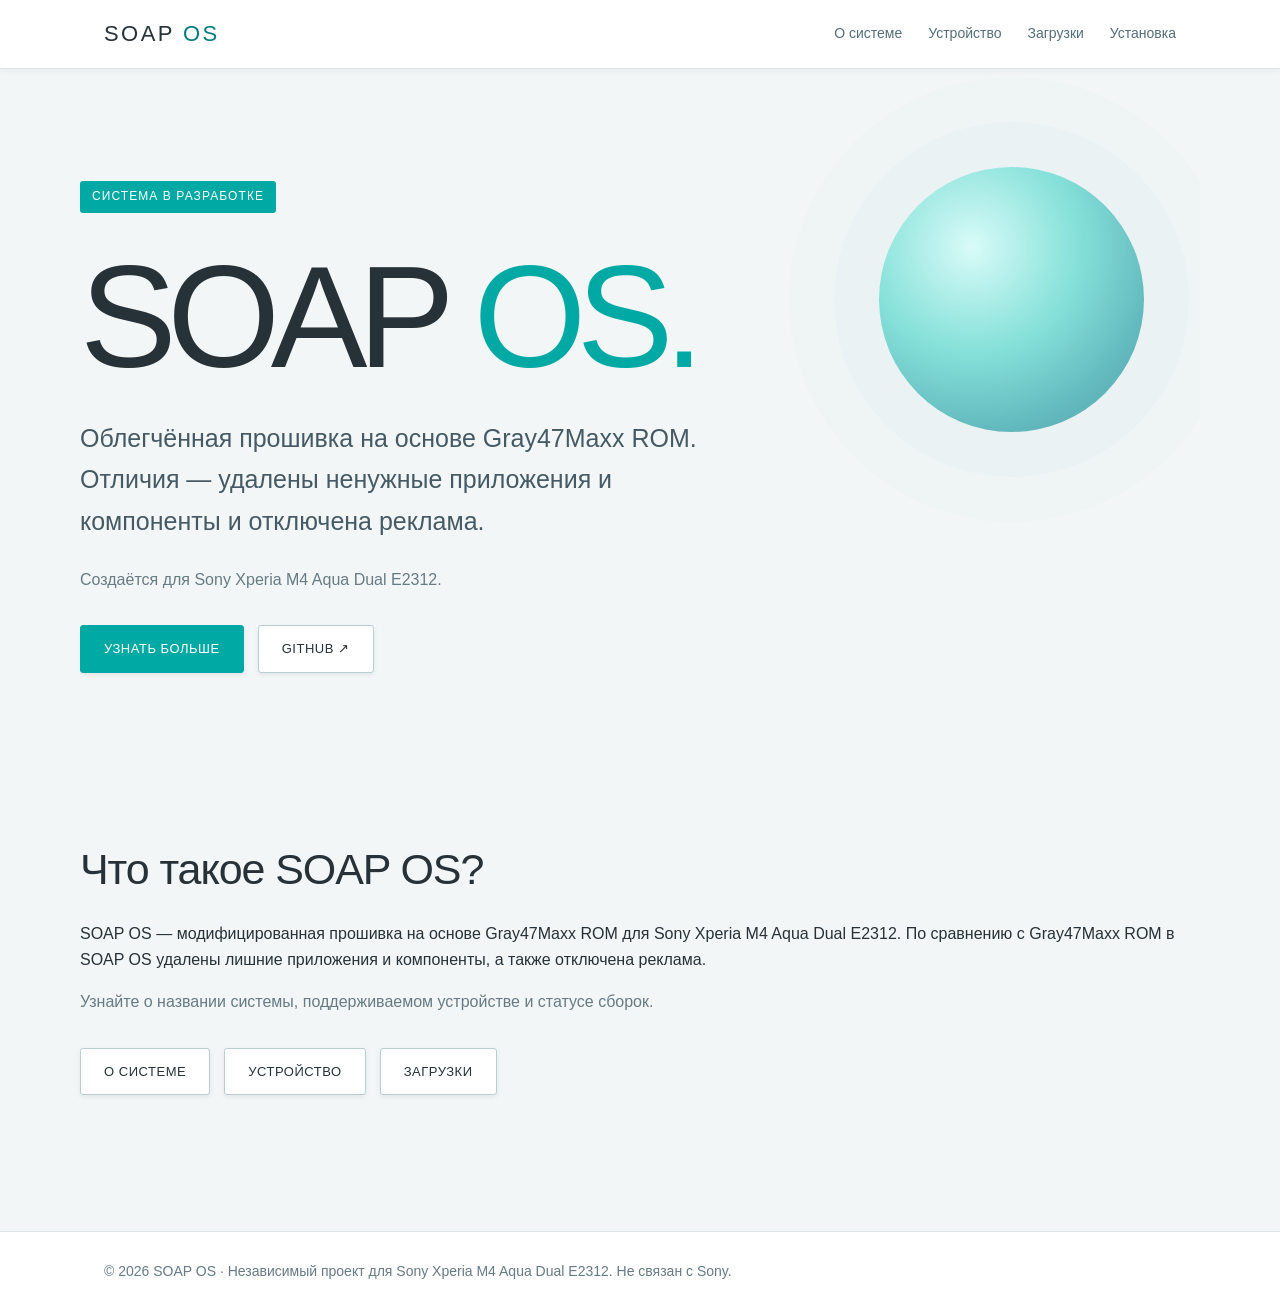
<file: index.html>
<!doctype html>
<html lang="ru"><head><meta charset="utf-8"><meta name="viewport" content="width=device-width,initial-scale=1"><meta name="theme-color" content="#070b14"><meta name="description" content="SOAP OS — облегчённая прошивка для Sony Xperia M4 Aqua Dual E2312 на основе Gray47Maxx ROM. Отличия — удалены лишние приложения и компоненты, отключена реклама."><link rel="canonical" href="https://nutipohz.github.io/SOAP-os/"><link rel="stylesheet" href="assets/css/base.css"><link rel="stylesheet" href="assets/css/components.css"><title>SOAP OS</title></head><body><header><div class="wrap nav"><a class="brand" href="./">SOAP<span> OS</span></a><nav aria-label="Навигация"><a href="about.html">О системе</a><a href="device.html">Устройство</a><a href="downloads.html">Загрузки</a><a href="installation.html">Установка</a></nav></div></header><main><section class="hero wrap"><div class="orb" aria-hidden="true"></div><span class="eyebrow">Система в разработке</span><h1>SOAP<span> OS.</span></h1><p class="lead">Облегчённая прошивка на основе Gray47Maxx ROM. Отличия — удалены ненужные приложения и компоненты и отключена реклама.</p><p class="muted">Создаётся для Sony Xperia M4 Aqua Dual E2312.</p><div class="actions"><a class="btn primary" href="about.html">Узнать больше</a><a class="btn" href="https://github.com/nutipohz/SOAP-os" target="_blank" rel="noopener noreferrer">GitHub ↗</a></div></section><section class="section wrap"><h2>Что такое SOAP OS?</h2><p>SOAP OS — модифицированная прошивка на основе Gray47Maxx ROM для Sony Xperia M4 Aqua Dual E2312. По сравнению с Gray47Maxx ROM в SOAP OS удалены лишние приложения и компоненты, а также отключена реклама.</p><p class="section-intro">Узнайте о названии системы, поддерживаемом устройстве и статусе сборок.</p><div class="actions"><a class="btn" href="about.html">О системе</a><a class="btn" href="device.html">Устройство</a><a class="btn" href="downloads.html">Загрузки</a></div></section></main><footer><div class="wrap">© <span id="year">2026</span> SOAP OS · Независимый проект для Sony Xperia M4 Aqua Dual E2312. Не связан с Sony.</div></footer><script src="assets/js/main.js" defer></script></body></html>
</file>
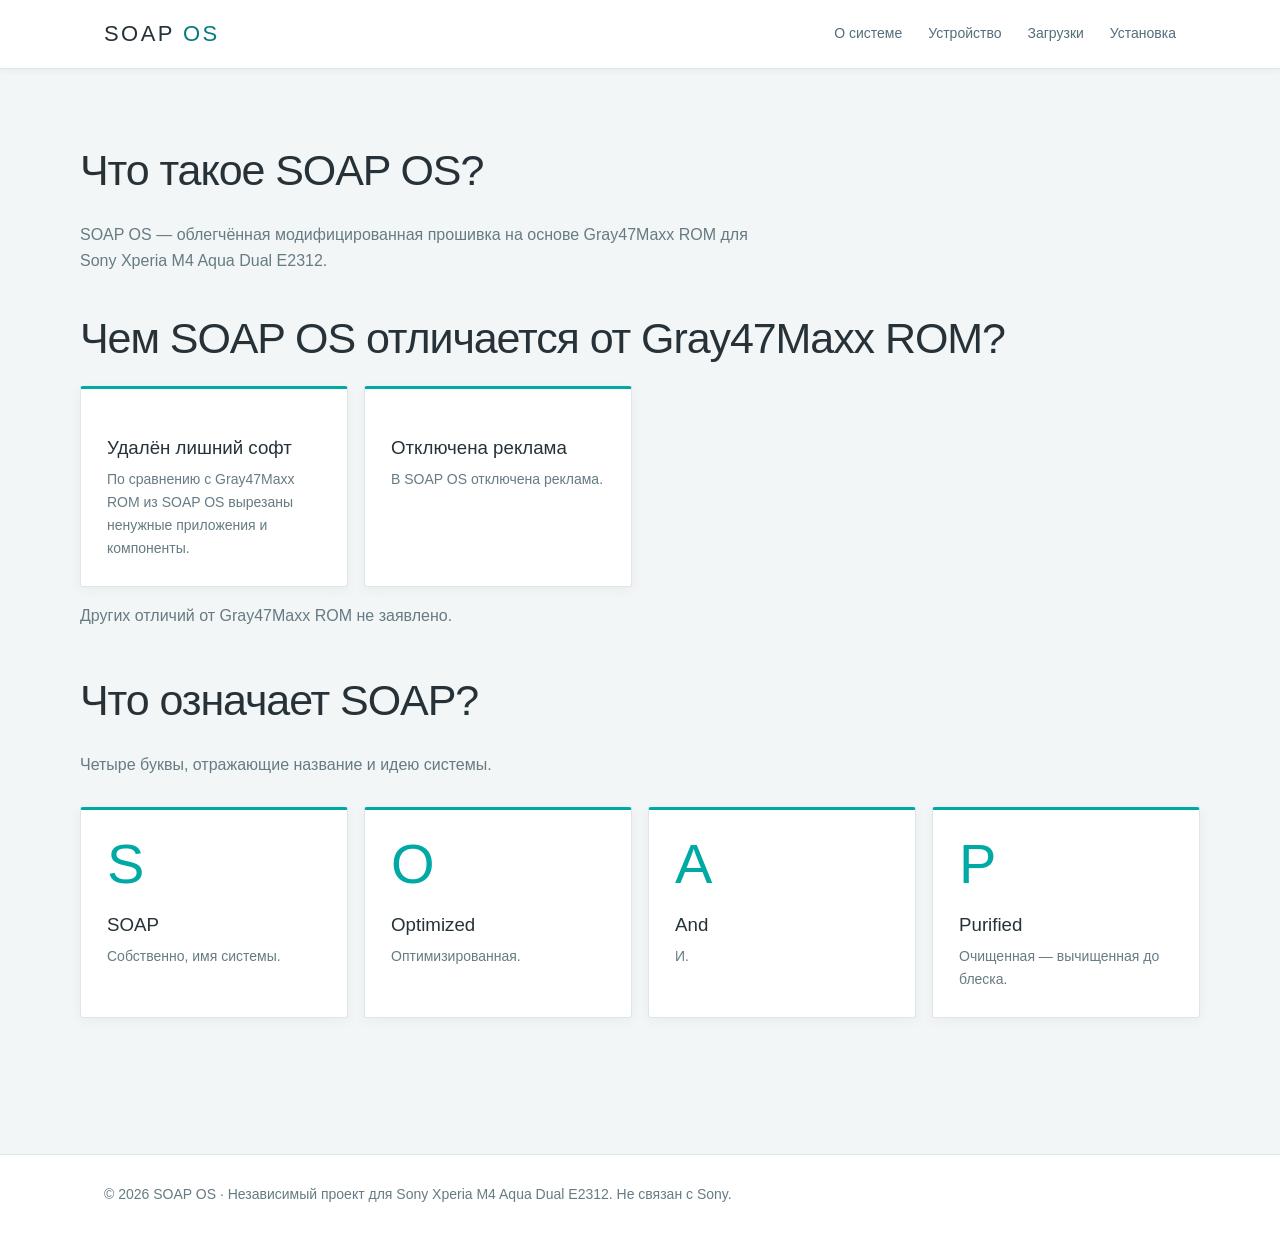
<file: about.html>
<!doctype html>
<html lang="ru"><head><meta charset="utf-8"><meta name="viewport" content="width=device-width,initial-scale=1"><meta name="theme-color" content="#070b14"><meta name="description" content="SOAP OS — облегчённая прошивка для Sony Xperia M4 Aqua Dual E2312 на основе Gray47Maxx ROM. Отличия — удалены лишние приложения и компоненты, отключена реклама."><link rel="canonical" href="https://nutipohz.github.io/SOAP-os/about.html"><link rel="stylesheet" href="assets/css/base.css"><link rel="stylesheet" href="assets/css/components.css"><title>О системе — SOAP OS</title></head><body><header><div class="wrap nav"><a class="brand" href="./">SOAP<span> OS</span></a><nav aria-label="Навигация"><a href="about.html">О системе</a><a href="device.html">Устройство</a><a href="downloads.html">Загрузки</a><a href="installation.html">Установка</a></nav></div></header><main><section class="section wrap"><h1>Что такое SOAP OS?</h1><p class="section-intro">SOAP OS — облегчённая модифицированная прошивка на основе Gray47Maxx ROM для Sony Xperia M4 Aqua Dual E2312.</p><h2>Чем SOAP OS отличается от Gray47Maxx ROM?</h2><div class="grid"><article class="card"><h3>Удалён лишний софт</h3><p>По сравнению с Gray47Maxx ROM из SOAP OS вырезаны ненужные приложения и компоненты.</p></article><article class="card"><h3>Отключена реклама</h3><p>В SOAP OS отключена реклама.</p></article></div><p class="muted">Других отличий от Gray47Maxx ROM не заявлено.</p><h2 style="margin-top:36px">Что означает SOAP?</h2><p class="section-intro">Четыре буквы, отражающие название и идею системы.</p><div class="grid"><article class="card"><div class="letter">S</div><h3>SOAP</h3><p>Собственно, имя системы.</p></article><article class="card"><div class="letter">O</div><h3>Optimized</h3><p>Оптимизированная.</p></article><article class="card"><div class="letter">A</div><h3>And</h3><p>И.</p></article><article class="card"><div class="letter">P</div><h3>Purified</h3><p>Очищенная — вычищенная до блеска.</p></article></div></section></main><footer><div class="wrap">© <span id="year">2026</span> SOAP OS · Независимый проект для Sony Xperia M4 Aqua Dual E2312. Не связан с Sony.</div></footer><script src="assets/js/main.js" defer></script></body></html>
</file>
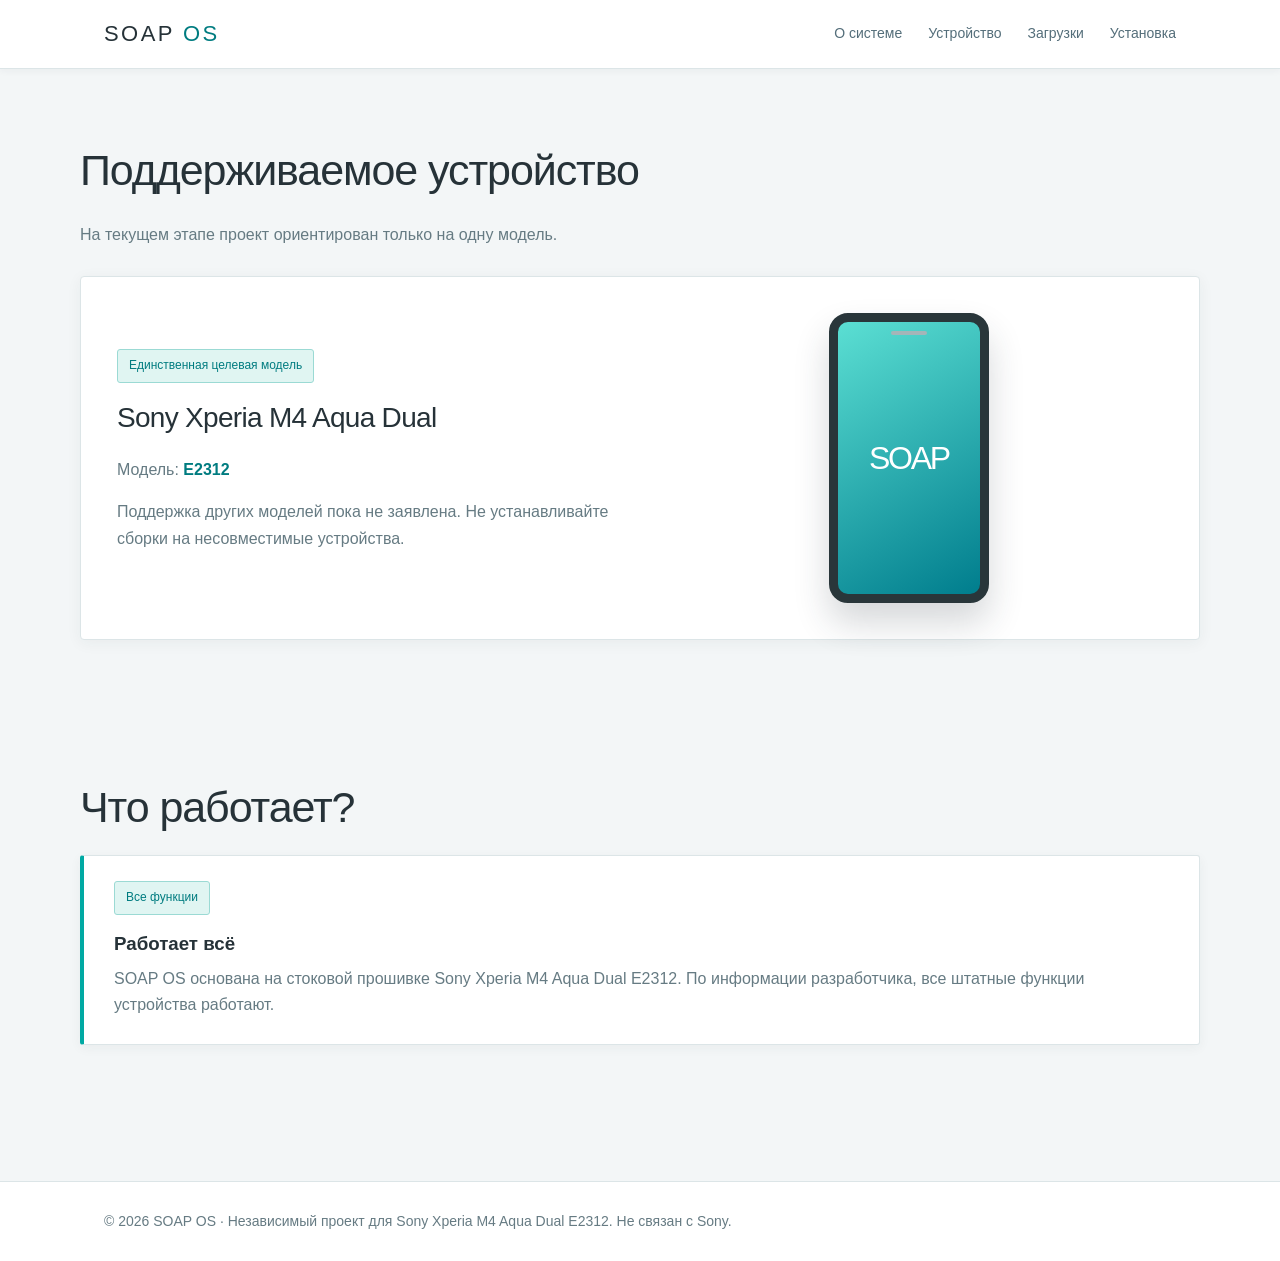
<file: device.html>
<!doctype html>
<html lang="ru"><head><meta charset="utf-8"><meta name="viewport" content="width=device-width,initial-scale=1"><meta name="theme-color" content="#070b14"><meta name="description" content="SOAP OS предназначена пока только для Sony Xperia M4 Aqua Dual E2312."><link rel="canonical" href="https://nutipohz.github.io/SOAP-os/device.html"><link rel="stylesheet" href="assets/css/base.css"><link rel="stylesheet" href="assets/css/components.css"><title>Устройство — SOAP OS</title></head><body><header><div class="wrap nav"><a class="brand" href="./">SOAP<span> OS</span></a><nav aria-label="Навигация"><a href="about.html">О системе</a><a href="device.html">Устройство</a><a href="downloads.html">Загрузки</a><a href="installation.html">Установка</a></nav></div></header><main><section class="section wrap"><h1>Поддерживаемое устройство</h1><p class="section-intro">На текущем этапе проект ориентирован только на одну модель.</p><div class="device"><div><span class="chip">Единственная целевая модель</span><h2>Sony Xperia M4 Aqua Dual</h2><p class="muted">Модель: <strong style="color:white">E2312</strong></p><p class="muted">Поддержка других моделей пока не заявлена. Не устанавливайте сборки на несовместимые устройства.</p></div><div class="phone" aria-label="Схематичный силуэт смартфона"><strong>SOAP</strong></div></div></section><section class="section wrap" id="compatibility"><h2>Что работает?</h2><div class="status"><div><span class="chip">Все функции</span><h3 style="margin:14px 0 6px">Работает всё</h3><p>SOAP OS основана на стоковой прошивке Sony Xperia M4 Aqua Dual E2312. По информации разработчика, все штатные функции устройства работают.</p></div></div></section></main><footer><div class="wrap">© <span id="year">2026</span> SOAP OS · Независимый проект для Sony Xperia M4 Aqua Dual E2312. Не связан с Sony.</div></footer><script src="assets/js/main.js" defer></script></body></html>
</file>
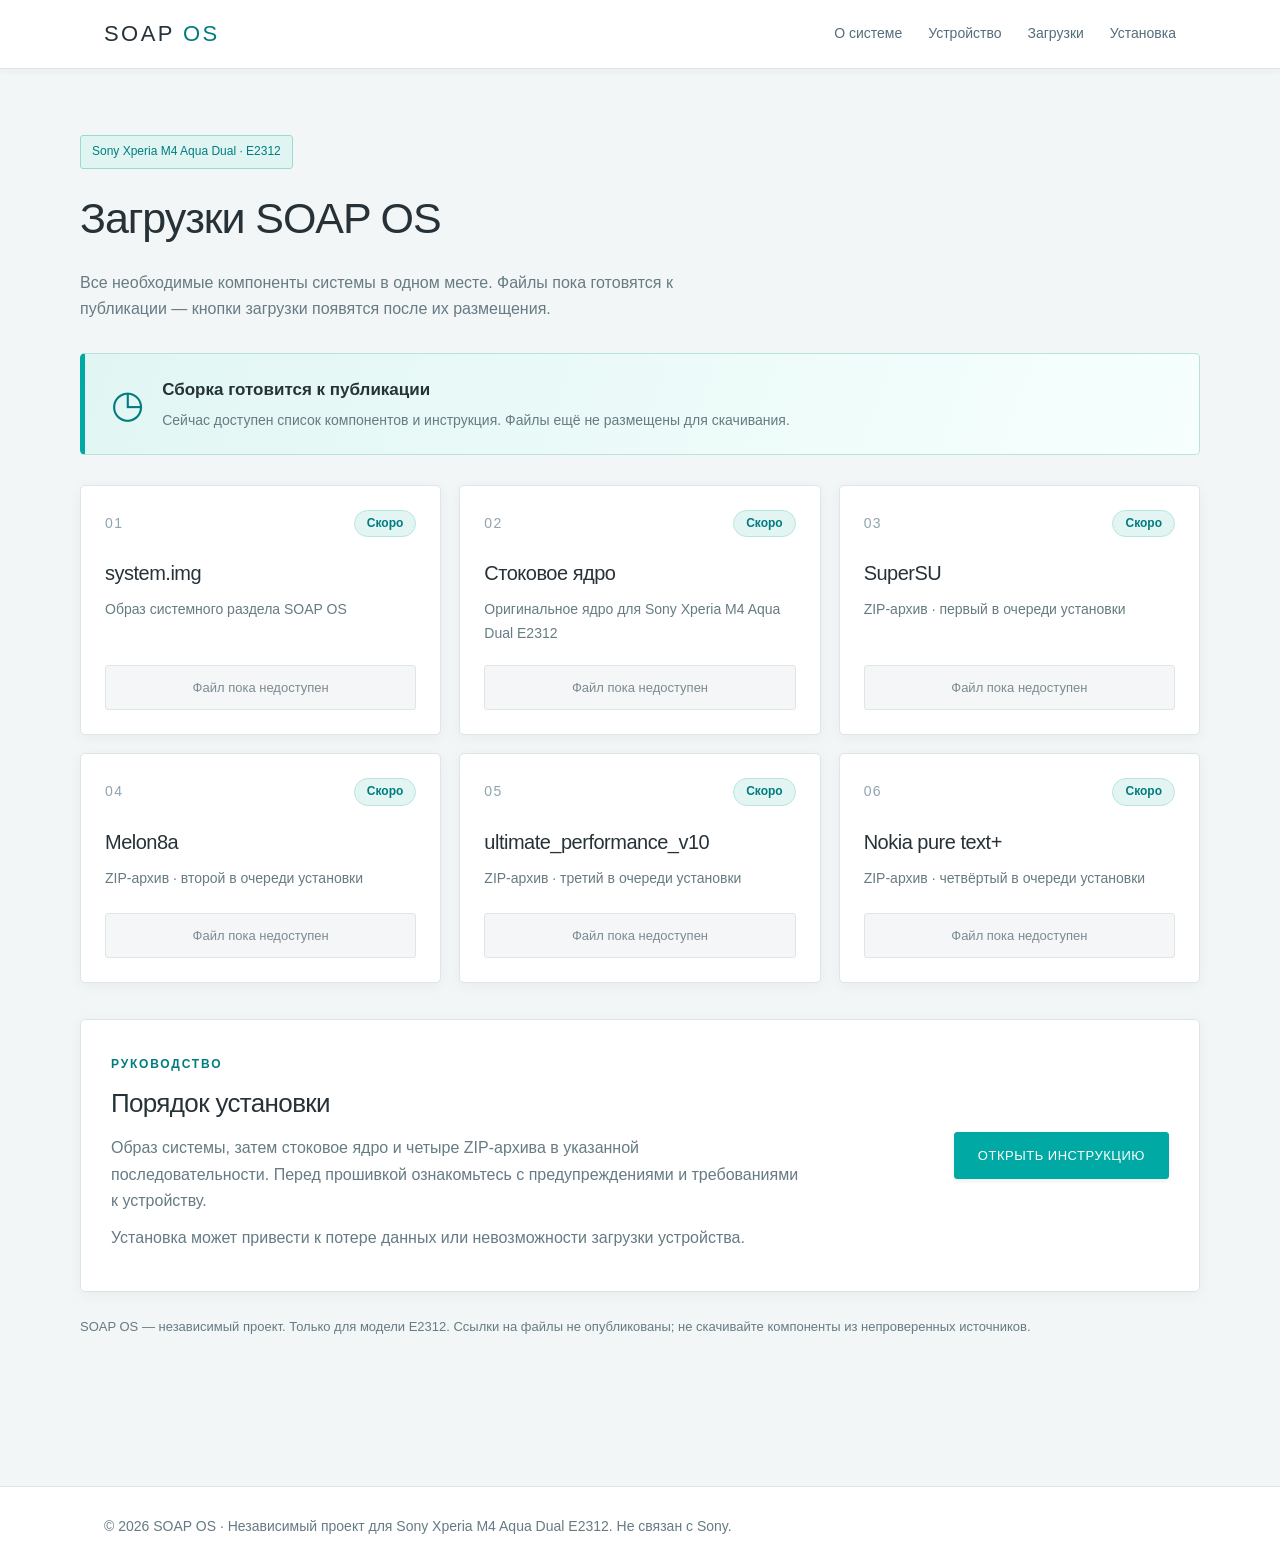
<file: downloads.html>
<!doctype html>
<html lang="ru"><head><meta charset="utf-8"><meta name="viewport" content="width=device-width,initial-scale=1"><meta name="theme-color" content="#f3f6f7"><meta name="description" content="Файлы SOAP OS для Sony Xperia M4 Aqua Dual E2312: system.img, стоковое ядро и четыре ZIP-архива. Статус публикации."><link rel="canonical" href="https://nutipohz.github.io/SOAP-os/downloads.html"><link rel="stylesheet" href="assets/css/base.css"><link rel="stylesheet" href="assets/css/components.css"><link rel="stylesheet" href="assets/css/downloads.css"><title>Загрузки — SOAP OS</title></head>
<body><header><div class="wrap nav"><a class="brand" href="./">SOAP<span> OS</span></a><nav aria-label="Навигация"><a href="about.html">О системе</a><a href="device.html">Устройство</a><a href="downloads.html" aria-current="page">Загрузки</a><a href="installation.html">Установка</a></nav></div></header>
<main><section class="section wrap"><span class="chip">Sony Xperia M4 Aqua Dual · E2312</span><h1 class="download-title">Загрузки SOAP OS</h1><p class="section-intro">Все необходимые компоненты системы в одном месте. Файлы пока готовятся к публикации — кнопки загрузки появятся после их размещения.</p><div class="download-banner"><span class="download-banner-icon" aria-hidden="true">◷</span><div><strong>Сборка готовится к публикации</strong><p>Сейчас доступен список компонентов и инструкция. Файлы ещё не размещены для скачивания.</p></div></div><div class="download-grid"><article class="download-card"><div class="download-top"><span class="download-number">01</span><span class="download-badge">Скоро</span></div><h2>system.img</h2><p>Образ системного раздела SOAP OS</p><div class="download-unavailable" aria-label="Загрузка пока недоступна">Файл пока недоступен</div></article><article class="download-card"><div class="download-top"><span class="download-number">02</span><span class="download-badge">Скоро</span></div><h2>Стоковое ядро</h2><p>Оригинальное ядро для Sony Xperia M4 Aqua Dual E2312</p><div class="download-unavailable" aria-label="Загрузка пока недоступна">Файл пока недоступен</div></article><article class="download-card"><div class="download-top"><span class="download-number">03</span><span class="download-badge">Скоро</span></div><h2>SuperSU</h2><p>ZIP-архив · первый в очереди установки</p><div class="download-unavailable" aria-label="Загрузка пока недоступна">Файл пока недоступен</div></article><article class="download-card"><div class="download-top"><span class="download-number">04</span><span class="download-badge">Скоро</span></div><h2>Melon8a</h2><p>ZIP-архив · второй в очереди установки</p><div class="download-unavailable" aria-label="Загрузка пока недоступна">Файл пока недоступен</div></article><article class="download-card"><div class="download-top"><span class="download-number">05</span><span class="download-badge">Скоро</span></div><h2>ultimate_performance_v10</h2><p>ZIP-архив · третий в очереди установки</p><div class="download-unavailable" aria-label="Загрузка пока недоступна">Файл пока недоступен</div></article><article class="download-card"><div class="download-top"><span class="download-number">06</span><span class="download-badge">Скоро</span></div><h2>Nokia pure text+</h2><p>ZIP-архив · четвёртый в очереди установки</p><div class="download-unavailable" aria-label="Загрузка пока недоступна">Файл пока недоступен</div></article></div><section class="download-guide"><div><span class="download-label">РУКОВОДСТВО</span><h2>Порядок установки</h2><p>Образ системы, затем стоковое ядро и четыре ZIP-архива в указанной последовательности. Перед прошивкой ознакомьтесь с предупреждениями и требованиями к устройству.</p><p class="muted">Установка может привести к потере данных или невозможности загрузки устройства.</p></div><a class="btn primary" href="installation.html">Открыть инструкцию</a></section><p class="download-footnote">SOAP OS — независимый проект. Только для модели E2312. Ссылки на файлы не опубликованы; не скачивайте компоненты из непроверенных источников.</p></section></main><footer><div class="wrap">© <span id="year">2026</span> SOAP OS · Независимый проект для Sony Xperia M4 Aqua Dual E2312. Не связан с Sony.</div></footer><script src="assets/js/main.js" defer></script></body></html>
</file>
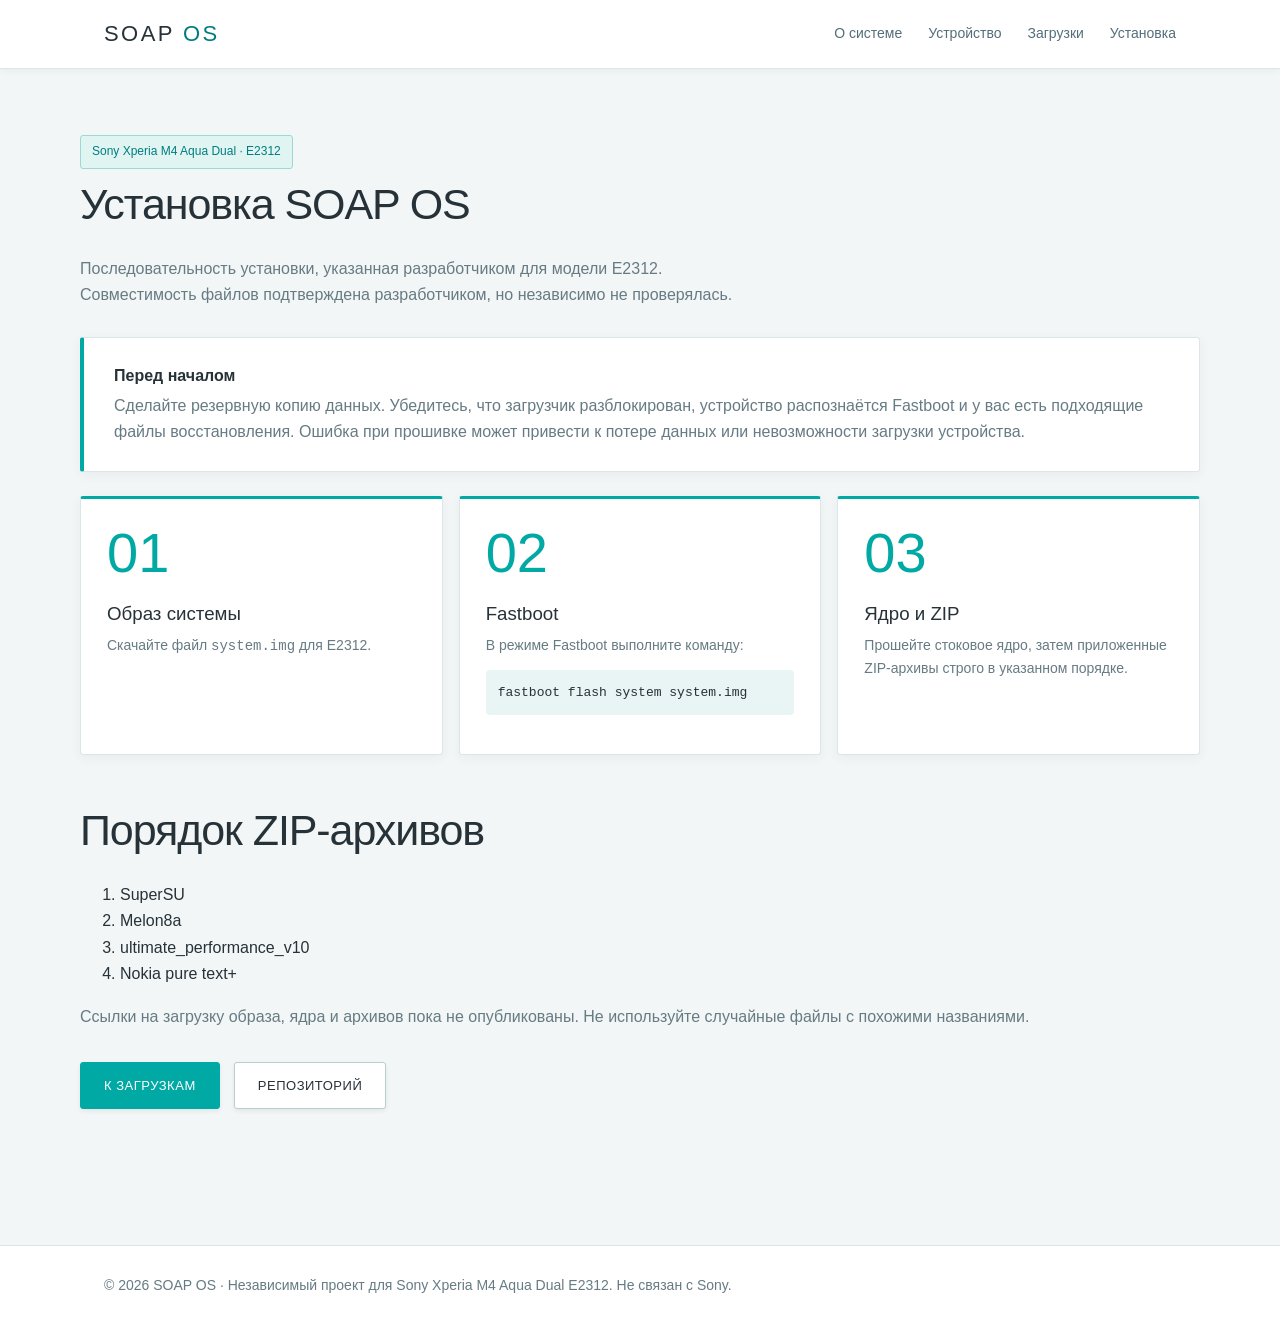
<file: installation.html>
<!doctype html><html lang="ru"><head><meta charset="utf-8"><meta name="viewport" content="width=device-width,initial-scale=1"><meta name="theme-color" content="#f3f6f7"><meta name="description" content="Инструкция по установке SOAP OS на Sony Xperia M4 Aqua Dual E2312."><link rel="canonical" href="https://nutipohz.github.io/SOAP-os/installation.html"><link rel="stylesheet" href="assets/css/base.css"><link rel="stylesheet" href="assets/css/components.css"><title>Установка — SOAP OS</title></head><body><header><div class="wrap nav"><a class="brand" href="./">SOAP<span> OS</span></a><nav aria-label="Навигация"><a href="about.html">О системе</a><a href="device.html">Устройство</a><a href="downloads.html">Загрузки</a><a href="installation.html" aria-current="page">Установка</a></nav></div></header><main><section class="section wrap"><span class="chip">Sony Xperia M4 Aqua Dual · E2312</span><h1>Установка SOAP OS</h1><p class="section-intro">Последовательность установки, указанная разработчиком для модели E2312. Совместимость файлов подтверждена разработчиком, но независимо не проверялась.</p><div class="status"><div><strong>Перед началом</strong><p>Сделайте резервную копию данных. Убедитесь, что загрузчик разблокирован, устройство распознаётся Fastboot и у вас есть подходящие файлы восстановления. Ошибка при прошивке может привести к потере данных или невозможности загрузки устройства.</p></div></div><div class="grid" style="grid-template-columns:repeat(auto-fit,minmax(240px,1fr));margin-top:24px"><article class="card"><div class="letter">01</div><h3>Образ системы</h3><p>Скачайте файл <code>system.img</code> для E2312.</p></article><article class="card"><div class="letter">02</div><h3>Fastboot</h3><p>В режиме Fastboot выполните команду:</p><pre style="overflow-x:auto;background:#e9f5f4;padding:12px;border-radius:4px"><code>fastboot flash system system.img</code></pre></article><article class="card"><div class="letter">03</div><h3>Ядро и ZIP</h3><p>Прошейте стоковое ядро, затем приложенные ZIP-архивы строго в указанном порядке.</p></article></div><h2 style="margin-top:40px">Порядок ZIP-архивов</h2><ol><li>SuperSU</li><li>Melon8a</li><li>ultimate_performance_v10</li><li>Nokia pure text+</li></ol><p class="muted">Ссылки на загрузку образа, ядра и архивов пока не опубликованы. Не используйте случайные файлы с похожими названиями.</p><div class="actions"><a class="btn primary" href="downloads.html">К загрузкам</a><a class="btn" href="https://github.com/nutipohz/SOAP-os">Репозиторий</a></div></section></main><footer><div class="wrap">© <span id="year">2026</span> SOAP OS · Независимый проект для Sony Xperia M4 Aqua Dual E2312. Не связан с Sony.</div></footer><script src="assets/js/main.js" defer></script></body></html>
</file>
<file: assets/css/base.css>
:root{color-scheme:light;--bg:#f3f6f7;--panel:#fff;--line:#dce5e7;--txt:#263238;--muted:#667b83;--accent:#00a9a3;--deep:#007c80}
*{box-sizing:border-box}html{scroll-behavior:smooth}body{margin:0;background:var(--bg);color:var(--txt);font-family:Roboto,"Arial",system-ui,sans-serif;line-height:1.65}a{color:inherit;text-decoration:none}a:focus-visible{outline:2px solid var(--deep);outline-offset:4px}.wrap{max-width:1120px;margin:auto;padding:0 24px}header{position:sticky;top:0;z-index:5;background:#fff;border-bottom:1px solid var(--line);box-shadow:0 2px 7px #2632380c}.nav{min-height:68px;display:flex;align-items:center;justify-content:space-between;gap:20px}.brand{font-weight:500;letter-spacing:.11em;font-size:22px}.brand span{color:var(--deep)}nav{display:flex;gap:26px;flex-wrap:wrap}nav a{color:#546e7a;font-size:14px;font-weight:500}nav a:hover{color:var(--deep)}
</file>
<file: assets/css/components.css>
.hero{padding:112px 0 95px;position:relative;overflow:hidden}.eyebrow{display:inline-block;border-radius:3px;padding:6px 12px;color:#fff;font-size:12px;letter-spacing:.09em;text-transform:uppercase;background:var(--accent)}.hero h1{font-size:clamp(65px,12vw,145px);letter-spacing:-.065em;line-height:1.05;margin:28px 0 12px;font-weight:300}.hero h1 span{color:var(--accent);font-weight:300;text-shadow:none}.lead{font-size:clamp(18px,2.4vw,25px);max-width:670px;color:#455a64;font-weight:300}.muted{color:var(--muted)}.actions{display:flex;flex-wrap:wrap;gap:14px;margin-top:32px}.btn{display:inline-flex;align-items:center;justify-content:center;padding:12px 23px;border-radius:3px;border:1px solid #b9ced1;font-weight:500;text-transform:uppercase;letter-spacing:.04em;font-size:13px;background:white;box-shadow:0 2px 5px #00000012;transition:box-shadow .2s,transform .2s}.btn.primary{background:var(--accent);color:white;border-color:var(--accent)}.btn:hover{transform:translateY(-2px);box-shadow:0 5px 14px #0000001c}.orb{position:absolute;right:5%;top:14%;width:265px;height:265px;border-radius:50%;background:radial-gradient(circle at 35% 30%,#c8fffa,#3dd3c6 42%,#008e96 75%,#006b7c);box-shadow:0 0 0 45px #00a9a309,0 0 0 90px #00a9a306;opacity:.6;pointer-events:none}.section{padding:66px 0}.section h1,.section h2{font-size:clamp(30px,4vw,43px);letter-spacing:-.025em;font-weight:400;margin:0 0 12px}.section-intro{max-width:680px;color:var(--muted);margin-bottom:28px}.grid{display:grid;grid-template-columns:repeat(4,minmax(0,1fr));gap:16px}.card{background:white;border:1px solid var(--line);padding:26px;border-radius:3px;min-height:195px;box-shadow:0 3px 12px #2632380d;border-top:3px solid var(--accent)}.letter{font-size:56px;line-height:1;color:var(--accent);font-weight:300}.card h3{margin:18px 0 4px;font-weight:500}.card p{margin:0;color:var(--muted);font-size:14px}.device{display:grid;grid-template-columns:1fr 1fr;gap:30px;align-items:center;background:white;border:1px solid var(--line);border-radius:4px;padding:36px;box-shadow:0 3px 15px #2632380e}.device h2,.device h3{font-size:28px;margin:12px 0;font-weight:400}.device strong[style]{color:var(--deep)!important}.chip{display:inline-block;background:#e0f5f2;border:1px solid #9bdad4;color:var(--deep);border-radius:3px;padding:6px 11px;font-size:12px}.phone{width:160px;height:290px;border:9px solid #29363a;border-radius:19px;background:linear-gradient(150deg,#5bdfd3,#007d8d);margin:auto;box-shadow:0 20px 35px #26323830;display:flex;align-items:center;justify-content:center;position:relative}.phone:before{content:"";position:absolute;top:9px;width:36px;height:4px;border-radius:8px;background:#a4b5b8}.phone strong{font-size:32px;letter-spacing:-.07em;color:white;font-weight:300}.status{padding:25px 30px;background:white;border:1px solid var(--line);border-left:4px solid var(--accent);border-radius:3px;display:flex;justify-content:space-between;align-items:center;gap:20px;flex-wrap:wrap;box-shadow:0 3px 12px #2632380d}.status p{margin:4px 0 0;color:var(--muted)}footer{border-top:1px solid var(--line);margin-top:70px;padding:28px 0;color:var(--muted);font-size:14px;background:white}@media(max-width:750px){.grid{grid-template-columns:repeat(2,minmax(0,1fr))}.device{grid-template-columns:1fr}.orb{opacity:.16}.hero{padding:85px 0 70px}nav{gap:12px}.nav{align-items:flex-start;padding-top:18px;padding-bottom:18px;flex-direction:column}}@media(max-width:420px){.grid{grid-template-columns:1fr}.card{min-height:auto}.device{padding:22px}}
</file>
<file: assets/css/downloads.css>
.download-title{margin:14px 0 10px!important}.download-banner{display:flex;align-items:center;gap:18px;padding:22px 26px;background:linear-gradient(110deg,#e1f6f3,#f6fffe);border:1px solid #b6e3de;border-left:5px solid var(--accent);border-radius:5px;margin:30px 0}.download-banner-icon{font-size:38px;color:var(--deep);line-height:1}.download-banner strong{font-size:17px;font-weight:600}.download-banner p{margin:5px 0 0;color:var(--muted);font-size:14px}.download-grid{display:grid;grid-template-columns:repeat(3,minmax(0,1fr));gap:18px}.download-card{display:flex;flex-direction:column;min-height:230px;background:white;border:1px solid var(--line);border-radius:5px;padding:24px;box-shadow:0 3px 13px #2632380d;transition:transform .2s,box-shadow .2s}.download-card:hover{transform:translateY(-3px);box-shadow:0 8px 22px #2632381b}.download-top{display:flex;align-items:center;justify-content:space-between}.download-number{font-size:14px;color:#90a4ae;letter-spacing:.1em}.download-badge{background:#e2f5f2;color:#007c80;border:1px solid #b9e5df;border-radius:20px;padding:3px 12px;font-size:12px;font-weight:600}.download-card h2{font-size:20px!important;font-weight:500!important;margin:20px 0 8px!important;overflow-wrap:anywhere}.download-card p{font-size:14px;color:var(--muted);margin:0 0 20px}.download-unavailable{margin-top:auto;border:1px solid #e0e6e7;background:#f4f6f7;color:#7b8b91;text-align:center;border-radius:3px;padding:11px 8px;font-size:13px}.download-guide{margin-top:36px;padding:30px;background:white;border:1px solid var(--line);border-radius:5px;display:flex;align-items:center;justify-content:space-between;gap:25px;box-shadow:0 3px 13px #2632380d}.download-guide h2{margin:6px 0 10px;font-size:26px;font-weight:400}.download-guide p{max-width:690px;margin:0 0 10px;color:var(--muted)}.download-label{color:var(--deep);font-size:12px;letter-spacing:.15em;font-weight:700}.download-guide .btn{white-space:nowrap}.download-footnote{margin-top:24px;color:var(--muted);font-size:13px}@media(max-width:900px){.download-grid{grid-template-columns:repeat(2,minmax(0,1fr))}.download-guide{align-items:flex-start;flex-direction:column}}@media(max-width:540px){.download-grid{grid-template-columns:1fr}.download-card{min-height:190px}.download-banner{align-items:flex-start;padding:18px}.download-guide{padding:22px}}
</file>
